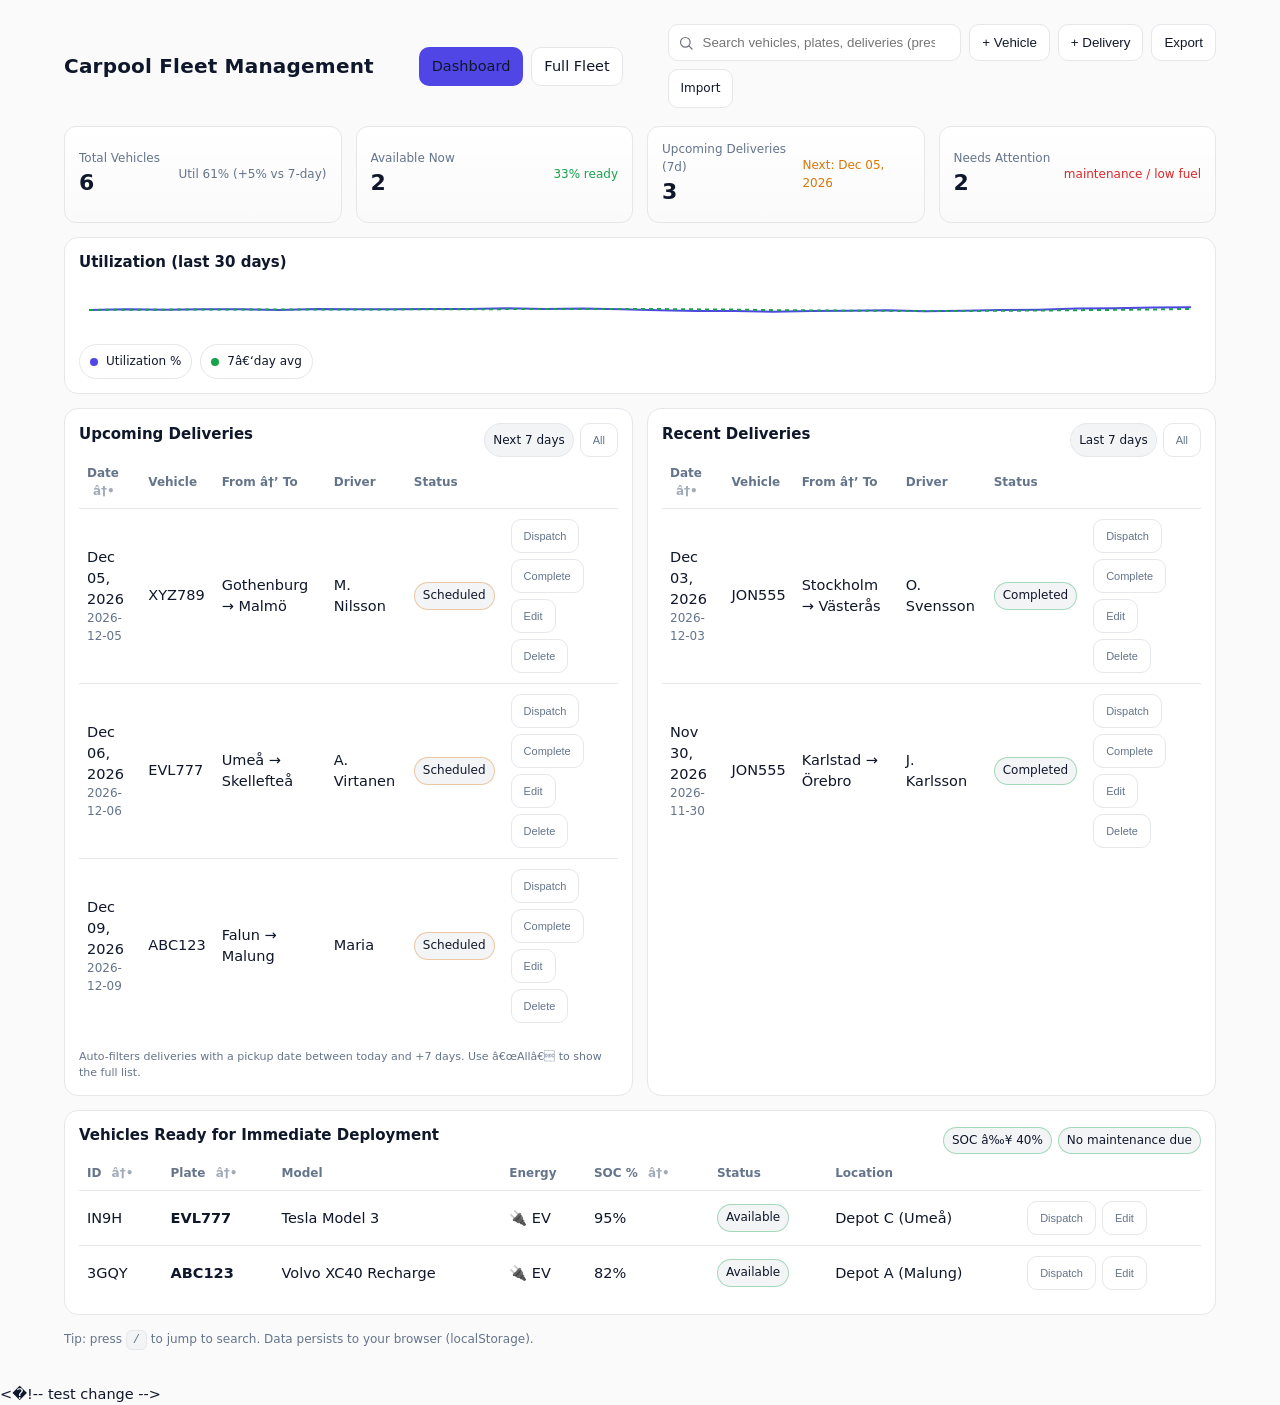
<file: index.html>
﻿<!DOCTYPE html>
<html lang="en">
  <head>
    <meta charset="utf-8" />
    <meta name="viewport" content="width=device-width,initial-scale=1" />
    <title>Carpool Fleet Management</title>
    <link rel="stylesheet" href="styles.css" />
    <meta name="color-scheme" content="light dark" />
  </head>
  <script>
    const foo = { bar: 'baz' };
  </script>

  <body>
    <div class="container">
      <header>
        <h1 aria-live="polite">Carpool Fleet Management</h1>
        <nav aria-label="Primary">
          <a href="#/dashboard" class="tab" id="tab-dashboard">Dashboard</a>
          <a href="#/fleet" class="tab" id="tab-fleet">Full Fleet</a>
        </nav>
        <div class="toolbar" role="region" aria-label="Toolbar">
          <div class="search">
            <svg width="16" height="16" viewBox="0 0 24 24" fill="none" aria-hidden="true">
              <path
                d="M21 21l-4.35-4.35m1.6-5.65a7.25 7.25 0 11-14.5 0 7.25 7.25 0 0114.5 0z"
                stroke="currentColor"
                stroke-width="1.8"
                stroke-linecap="round"
              />
            </svg>
            <input
              id="globalSearch"
              type="search"
              placeholder="Search vehicles, plates, deliveries (press /)"
              aria-label="Search across tables"
            />
          </div>
          <button id="addVehicleBtn" class="btn">+ Vehicle</button>
          <button id="addDeliveryBtn" class="btn">+ Delivery</button>
          <button id="exportBtn" class="btn">Export</button>
          <label class="btn" for="importInput" title="Import JSON"
            >Import<input id="importInput" type="file" accept="application/json" class="hide"
          /></label>
        </div>
      </header>

      <!-- DASHBOARD PAGE -->
      <section id="page-dashboard" class="grid" role="region" aria-label="Dashboard">
        <div class="kpis">
          <div class="card kpi" id="kpiTotal">
            <div>
              <div class="label">Total Vehicles</div>
              <div class="value" data-kpi="totalVehicles">0</div>
            </div>
            <div class="trend mini" data-kpi="utilTrend">Util 0%</div>
          </div>
          <div class="card kpi ok">
            <div>
              <div class="label">Available Now</div>
              <div class="value" data-kpi="availableNow">0</div>
            </div>
            <div class="trend" data-kpi="availablePct">0% ready</div>
          </div>
          <div class="card kpi warn">
            <div>
              <div class="label">Upcoming Deliveries (7d)</div>
              <div class="value" data-kpi="upcomingDeliveries">0</div>
            </div>
            <div class="trend mini" data-kpi="nextDelivery">â€”</div>
          </div>
          <div class="card kpi bad">
            <div>
              <div class="label">Needs Attention</div>
              <div class="value" data-kpi="needsAttention">0</div>
            </div>
            <div class="trend mini" data-kpi="attentionLabel">maintenance / low fuel</div>
          </div>
        </div>

        <div class="card section">
          <h2>Utilization (last 30 days)</h2>
          <canvas
            id="utilSpark"
            height="54"
            aria-label="Utilization sparkline chart"
            role="img"
          ></canvas>
          <div class="legend" aria-hidden="true">
            <span class="pill"
              ><span class="dot" style="color: var(--primary)"></span>Utilization %</span
            >
            <span class="pill"><span class="dot" style="color: var(--ok)"></span>7â€‘day avg</span>
          </div>
        </div>

        <div class="card half">
          <div class="row">
            <h2 class="spacer">Upcoming Deliveries</h2>
            <div class="chips">
              <span class="badge">Next 7 days</span>
              <button class="ghost mini" id="btnAllUpcoming">All</button>
            </div>
          </div>
          <table aria-label="Upcoming deliveries">
            <thead>
              <tr>
                <th class="sortable" data-sort="date">Date <span class="dir">â†•</span></th>
                <th>Vehicle</th>
                <th>From â†’ To</th>
                <th>Driver</th>
                <th>Status</th>
                <th></th>
              </tr>
            </thead>
            <tbody id="upcomingBody"></tbody>
          </table>
          <div class="footer mini">
            Auto-filters deliveries with a pickup date between today and +7 days. Use â€œAllâ€ to show
            the full list.
          </div>
        </div>

        <div class="card half">
          <div class="row">
            <h2 class="spacer">Recent Deliveries</h2>
            <div class="chips">
              <span class="badge">Last 7 days</span>
              <button class="ghost mini" id="btnAllRecent">All</button>
            </div>
          </div>
          <table aria-label="Recent deliveries">
            <thead>
              <tr>
                <th class="sortable" data-sort="date">Date <span class="dir">â†•</span></th>
                <th>Vehicle</th>
                <th>From â†’ To</th>
                <th>Driver</th>
                <th>Status</th>
                <th></th>
              </tr>
            </thead>
            <tbody id="recentBody"></tbody>
          </table>
        </div>

        <div class="card section">
          <div class="row">
            <h2 class="spacer">Vehicles Ready for Immediate Deployment</h2>
            <div class="chips">
              <span class="badge ok">SOC â‰¥ 40%</span>
              <span class="badge ok">No maintenance due</span>
            </div>
          </div>
          <table aria-label="Available vehicles">
            <thead>
              <tr>
                <th class="sortable" data-sort="id">ID <span class="dir">â†•</span></th>
                <th class="sortable" data-sort="plate">Plate <span class="dir">â†•</span></th>
                <th>Model</th>
                <th>Energy</th>
                <th class="sortable" data-sort="soc">SOC % <span class="dir">â†•</span></th>
                <th>Status</th>
                <th>Location</th>
                <th></th>
              </tr>
            </thead>
            <tbody id="availableBody"></tbody>
          </table>
        </div>
      </section>

      <!-- FLEET PAGE -->
      <section id="page-fleet" class="grid hide" role="region" aria-label="Full Fleet">
        <div class="card section">
          <div class="row">
            <h2 class="spacer">Full Fleet</h2>
          </div>
          <div class="filters" role="region" aria-label="Fleet filters">
            <input id="fltText" type="search" placeholder="Search (plate, model, notes)" />
            <select id="fltCity">
              <option value="">City</option>
            </select>
            <select id="fltPool">
              <option value="">Pool</option>
            </select>
            <select id="fltEnergy">
              <option value="">Energy</option>
              <option>EV</option>
              <option>Hybrid</option>
              <option>Gasoline</option>
              <option>Diesel</option>
            </select>
            <select id="fltStatus">
              <option value="">Status</option>
              <option>Available</option>
              <option>In Use</option>
              <option>Reserved</option>
              <option>Maintenance</option>
            </select>
            <select id="fltHealth">
              <option value="">Health</option>
              <option>OK</option>
              <option>Maintenance Due</option>
              <option>Critical</option>
            </select>
            <label class="pill"
              >Min SOC %
              <input id="fltSocMin" type="number" min="0" max="100" value="0" style="width: 72px"
            /></label>
            <label class="pill"
              >12V â‰¥ (V)
              <input
                id="flt12vMin"
                type="number"
                step="0.1"
                min="0"
                max="15"
                value="0"
                style="width: 72px"
            /></label>
            <label class="pill"
              ><input type="checkbox" id="fltHideMaint" style="margin-right: 8px" />Hide
              maintenance</label
            >
            <label class="pill"
              ><input type="checkbox" id="fltHideLow" style="margin-right: 8px" />Hide low SOC
              (&lt;20%)</label
            >
            <label class="pill"
              ><input type="checkbox" id="fltHideUnavailable" style="margin-right: 8px" />Hide
              unavailable</label
            >
            <button id="fltClear" class="ghost">Reset</button>
          </div>
          <div class="row" style="justify-content: space-between; align-items: center; gap: 8px">
            <div class="mini" id="fleetCount"></div>
            <div class="row" style="gap: 8px">
              <label class="pill"
                >Per page
                <select id="pageSize">
                  <option>25</option>
                  <option selected>50</option>
                  <option>100</option>
                  <option>200</option>
                </select>
              </label>
              <div class="pill" id="pager">
                <button id="prevPage" class="mini">Prev</button>
                <span class="mini" id="pageInfo">1 / 1</span>
                <button id="nextPage" class="mini">Next</button>
              </div>
            </div>
          </div>
          <table aria-label="Fleet table" id="fleetTable">
            <thead>
              <tr>
                <th class="sortable" data-sort="id">ID <span class="dir">â†•</span></th>
                <th class="sortable" data-sort="plate">Plate <span class="dir">â†•</span></th>
                <th class="sortable" data-sort="model">Model <span class="dir">â†•</span></th>
                <th>Energy</th>
                <th class="sortable" data-sort="soc">SOC % <span class="dir">â†•</span></th>
                <th>12V (V)</th>
                <th>Status</th>
                <th>Health</th>
                <th class="sortable" data-sort="city">City <span class="dir">â†•</span></th>
                <th class="sortable" data-sort="pool">Pool <span class="dir">â†•</span></th>
                <th>Location</th>
                <th>Notes</th>
                <th></th>
              </tr>
            </thead>
            <tbody id="fleetBody"></tbody>
          </table>
          <div class="footer mini">
            Columns sortable â€¢ Filters + pagination apply after filtering â€¢ Import supports (city,
            pool, soc, aux12v).
          </div>
        </div>
      </section>

      <p class="footer">
        Tip: press <span class="kbd">/</span> to jump to search. Data persists to your browser
        (localStorage).
      </p>
    </div>

    <!-- Vehicle Dialog -->
    <dialog id="vehicleDialog" aria-label="Vehicle dialog">
      <form method="dialog">
        <div class="dialog-header">
          <strong id="vehicleDialogTitle">Add Vehicle</strong>
          <button class="ghost" value="cancel" aria-label="Close">âœ•</button>
        </div>
        <div class="dialog-body">
          <div class="form">
            <input type="hidden" id="vehId" />
            <label>Plate <input id="vehPlate" type="text" placeholder="ABC123" required /></label>
            <label
              >Model <input id="vehModel" type="text" placeholder="VW ID.4 / Volvo XC40" required
            /></label>
            <label
              >Energy Type
              <select id="vehEnergy">
                <option>EV</option>
                <option>Hybrid</option>
                <option>Gasoline</option>
                <option>Diesel</option>
              </select>
            </label>
            <label
              >SOC (%) <input id="vehSOC" type="number" min="0" max="100" value="100" required
            /></label>
            <label
              >12V (V) <input id="veh12v" type="number" step="0.1" min="0" max="15" value="12.6"
            /></label>
            <label
              >Status
              <select id="vehStatus">
                <option>Available</option>
                <option>In Use</option>
                <option>Reserved</option>
                <option>Maintenance</option>
              </select>
            </label>
            <label
              >Health
              <select id="vehHealth">
                <option>OK</option>
                <option>Maintenance Due</option>
                <option>Critical</option>
              </select>
            </label>
            <label>City <input id="vehCity" type="text" placeholder="Malung" /></label>
            <label>Pool <input id="vehPool" type="text" placeholder="Depot A / Staff" /></label>
            <label class="full"
              >Location <input id="vehLocation" type="text" placeholder="Depot A (Malung)"
            /></label>
            <label class="full"
              >Notes <textarea id="vehNotes" placeholder="Winter tires mounted, etc."></textarea>
            </label>
          </div>
        </div>
        <div class="dialog-header" style="border-top: 1px solid var(--border)">
          <div class="row">
            <button value="cancel" class="ghost">Cancel</button>
            <button id="saveVehicle" class="primary">Save</button>
          </div>
        </div>
      </form>
    </dialog>

    <!-- Delivery Dialog -->
    <dialog id="deliveryDialog" aria-label="Delivery dialog">
      <form method="dialog">
        <div class="dialog-header">
          <strong id="deliveryDialogTitle">Add Delivery</strong>
          <button class="ghost" value="cancel" aria-label="Close">âœ•</button>
        </div>
        <div class="dialog-body">
          <div class="form">
            <input type="hidden" id="delivId" />
            <label>Pickup Date <input id="delivDate" type="date" required /></label>
            <label
              >Driver <input id="delivDriver" type="text" placeholder="Maria Andersson" required
            /></label>
            <label class="full"
              >Route (From â†’ To)
              <input id="delivRoute" type="text" placeholder="Gothenburg â†’ UmeÃ¥" required
            /></label>
            <label
              >Vehicle
              <select id="delivVehicle" required></select
            ></label>
            <label
              >Status
              <select id="delivStatus">
                <option>Scheduled</option>
                <option>Dispatched</option>
                <option>Completed</option>
                <option>Cancelled</option>
              </select>
            </label>
            <label class="full"
              >Notes
              <textarea id="delivNotes" placeholder="Meet contact on arrival, etc."></textarea>
            </label>
          </div>
        </div>
        <div class="dialog-header" style="border-top: 1px solid var(--border)">
          <div class="row">
            <button value="cancel" class="ghost">Cancel</button>
            <button id="saveDelivery" class="primary">Save</button>
          </div>
        </div>
      </form>
    </dialog>

    <script type="module" src="app.js"></script>
    <!-- Import results dialog -->
  <dialog id="importReport" aria-label="Import results">
    <form method="dialog">
      <div class="dialog-header">
        <strong>Import results</strong>
        <button class="ghost" value="cancel" aria-label="Close">âœ•</button>
      </div>
      <div class="dialog-body">
        <div id="importSummary" style="margin-bottom:8px;"></div>
        <div id="importWarningsWrap" class="hide">
          <h3 style="margin:0 0 6px 0;font-size:14px;">Warnings</h3>
          <ul id="importWarnings" style="margin:0 0 12px 18px; padding:0;"></ul>
        </div>
        <div id="importErrorsWrap" class="hide">
          <h3 style="margin:12px 0 6px 0;font-size:14px;">Errors</h3>
          <ul id="importErrors" style="margin:0 0 0 18px; padding:0;"></ul>
        </div>
      </div>
      <div class="dialog-header" style="border-top:1px solid var(--border)">
        <button value="cancel" class="primary">OK</button>
      </div>
    </form>
  </dialog>
</body>
</html>
< ! - -   t e s t   c h a n g e   - - >  
 
</file>
<file: styles.css>
:root{
  --bg: #0b0c10; --surface: #11131a; --muted: #6b7280; --text: #e5e7eb;
  --primary: #4f46e5; --primary-600: #4338ca; --ok: #16a34a; --warn: #d97706; --bad: #dc2626;
  --chip: #1f2937; --chip-border:#273244; --card:#0f121a; --border:#1f2937; --focus: #22d3ee;
}
@media (prefers-color-scheme: light){
  :root{ --bg:#fafafa; --surface:#ffffff; --text:#0f172a; --muted:#64748b; --card:#ffffff; --border:#e5e7eb; --chip:#f3f4f6; --chip-border:#e5e7eb; }
}
*{box-sizing:border-box}
html,body{height:100%}
body{ margin:0; background:var(--bg); color:var(--text);
  font: 14.5px/1.45 system-ui,-apple-system,Segoe UI,Roboto,Ubuntu,"Helvetica Neue",Arial,"Apple Color Emoji","Segoe UI Emoji"; }
a{color:inherit; text-decoration:none}
.container{max-width:1200px;margin:0 auto;padding:24px}
header{ display:flex;flex-wrap:wrap;align-items:center;gap:12px;justify-content:space-between;margin-bottom:18px }
header h1{font-size:20px;margin:0;letter-spacing:.2px}
nav{display:flex;gap:8px;align-items:center}
.tab{padding:8px 12px;border:1px solid var(--border);border-radius:10px;background:var(--surface)}
.tab[aria-current="page"]{background:var(--primary);border-color:transparent}

.toolbar{display:flex;flex-wrap:wrap;gap:8px;align-items:center}
.toolbar .search{ position:relative;flex:1 1 280px;min-width:220px }
.toolbar input[type="search"]{ width:100%;padding:10px 12px 10px 34px;border:1px solid var(--border);border-radius:10px;background:var(--surface);color:var(--text);outline:none }
.kbd{font:12px/1 ui-monospace,SFMono-Regular,Menlo,Monaco,Consolas,monospace;background:var(--chip);border:1px solid var(--chip-border);border-radius:6px;padding:2px 6px;color:var(--muted)}
.toolbar .search svg{position:absolute;left:10px;top:50%;transform:translateY(-50%);opacity:.6}
button, .btn{ appearance:none;border:1px solid var(--border);background:var(--surface);color:var(--text);border-radius:10px;padding:10px 12px;cursor:pointer }
button.primary{background:var(--primary);border-color:transparent}
button.primary:hover{background:var(--primary-600)}
button.ghost{background:transparent}
button:focus-visible, input:focus-visible, select:focus-visible, dialog:focus-visible{ outline:2px solid var(--focus);outline-offset:2px }

.grid{ display:grid;gap:14px; grid-template-columns: repeat(12, 1fr); }
.card{ background:var(--card);border:1px solid var(--border);border-radius:14px;padding:14px }
.card h2{margin:0 0 10px 0;font-size:15px}
.kpis{grid-column: 1 / -1; display:grid; gap:14px; grid-template-columns: repeat(4, 1fr)}
.kpi{display:flex;align-items:center;justify-content:space-between;padding:14px;border-radius:12px;background:linear-gradient(180deg, var(--surface), transparent)}
.kpi .value{font-weight:700;font-size:22px}
.kpi .label{color:var(--muted);font-size:12px}
.kpi .trend{font-size:12px}
.kpi.ok .trend{color:var(--ok)}
.kpi.warn .trend{color:var(--warn)}
.kpi.bad .trend{color:var(--bad)}
.section{grid-column: span 12}
.half{grid-column: span 6}
.third{grid-column: span 4}
@media (max-width: 980px){ .half{grid-column: span 12} .third{grid-column: span 12} .kpis{grid-template-columns:repeat(2,1fr)} }
@media (max-width: 640px){ .kpis{grid-template-columns:1fr} }

table{width:100%;border-collapse:separate;border-spacing:0}
thead th{font-size:12px;color:var(--muted);text-align:left;font-weight:600;padding:8px 8px}
tbody td{padding:10px 8px;border-top:1px solid var(--border);vertical-align:middle}
tbody tr:hover{background:rgba(127,127,127,.06)}
th.sortable{cursor:pointer}
th.sortable .dir{opacity:.6;margin-left:6px}
.badge{display:inline-flex;align-items:center;gap:6px;padding:4px 8px;border-radius:999px;border:1px solid var(--chip-border);background:var(--chip);font-size:12px}
.badge.ok{border-color:rgba(22,163,74,.35)}
.badge.warn{border-color:rgba(217,119,6,.35)}
.badge.bad{border-color:rgba(220,38,38,.35)}
.chips{display:flex;flex-wrap:wrap;gap:6px}
.filters{display:flex;flex-wrap:wrap;gap:8px;margin:8px 0}
.sub{color:var(--muted);font-size:12px}
.row-actions{display:flex;gap:6px;flex-wrap:wrap}
.spacer{flex:1}
.footer{color:var(--muted);font-size:12px;margin-top:16px}
.mini{font-size:11px;color:var(--muted)}
.hide{display:none !important}

dialog{ border:1px solid var(--border);border-radius:14px;background:var(--card);color:var(--text);padding:0;max-width:640px;width:min(640px, 96vw) }
dialog::backdrop{background:rgba(0,0,0,.4)}
.dialog-header{display:flex;justify-content:space-between;align-items:center;padding:14px;border-bottom:1px solid var(--border)}
.dialog-body{padding:14px}
.form{display:grid;grid-template-columns:1fr 1fr;gap:10px}
.form .full{grid-column:1/-1}
label{display:flex;flex-direction:column;gap:6px;font-size:12px;color:var(--muted)}
input[type="text"], input[type="number"], input[type="date"], input[type="time"], select, textarea{ background:var(--surface);border:1px solid var(--border);border-radius:10px;color:var(--text);padding:10px }
textarea{resize:vertical;min-height:80px}

.row{display:flex;gap:10px;align-items:center;flex-wrap:wrap}
.pill{ display:inline-flex;align-items:center;gap:8px;padding:8px 10px;border-radius:999px;border:1px solid var(--border);background:var(--surface); font-size:12px }
.legend{display:flex;gap:8px;flex-wrap:wrap}
.legend .dot{width:8px;height:8px;border-radius:999px;background:currentColor}
canvas{width:100%;height:54px}

/* utility */
.hide{display:none !important}
</file>
